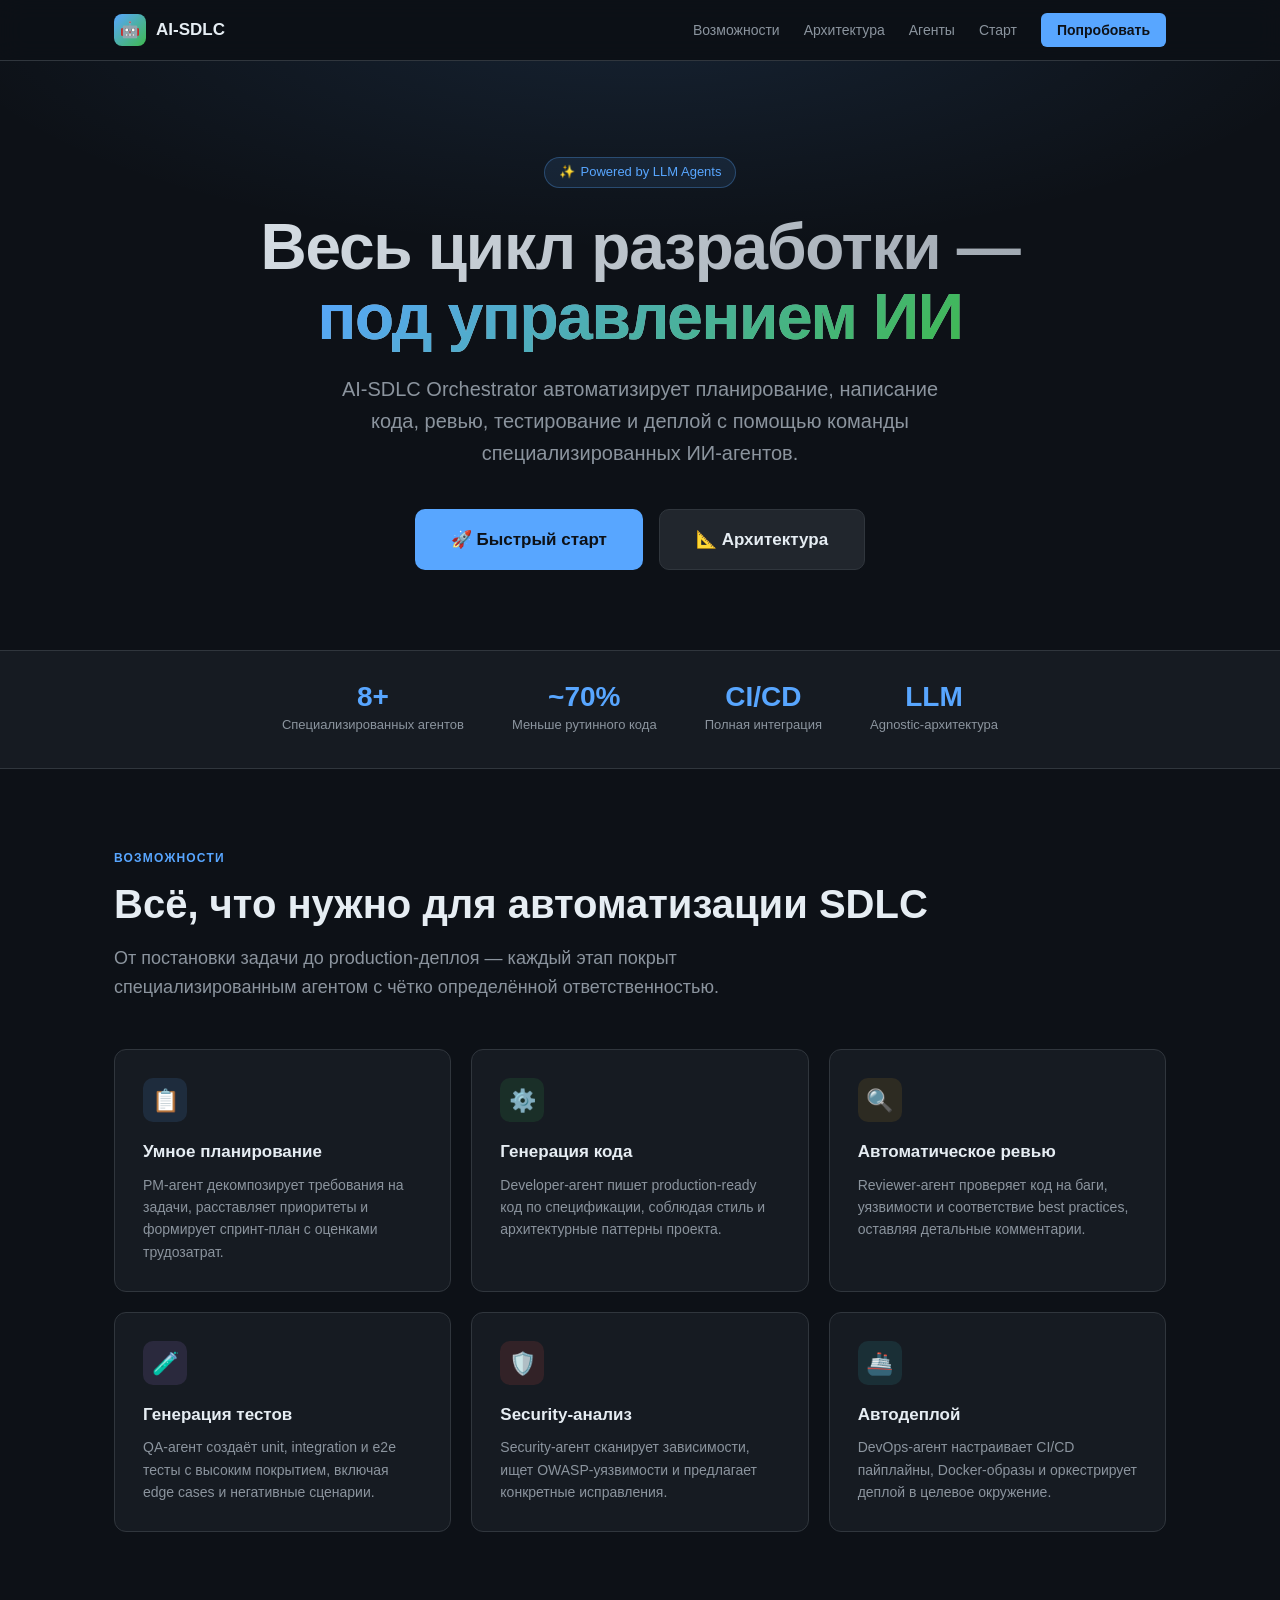
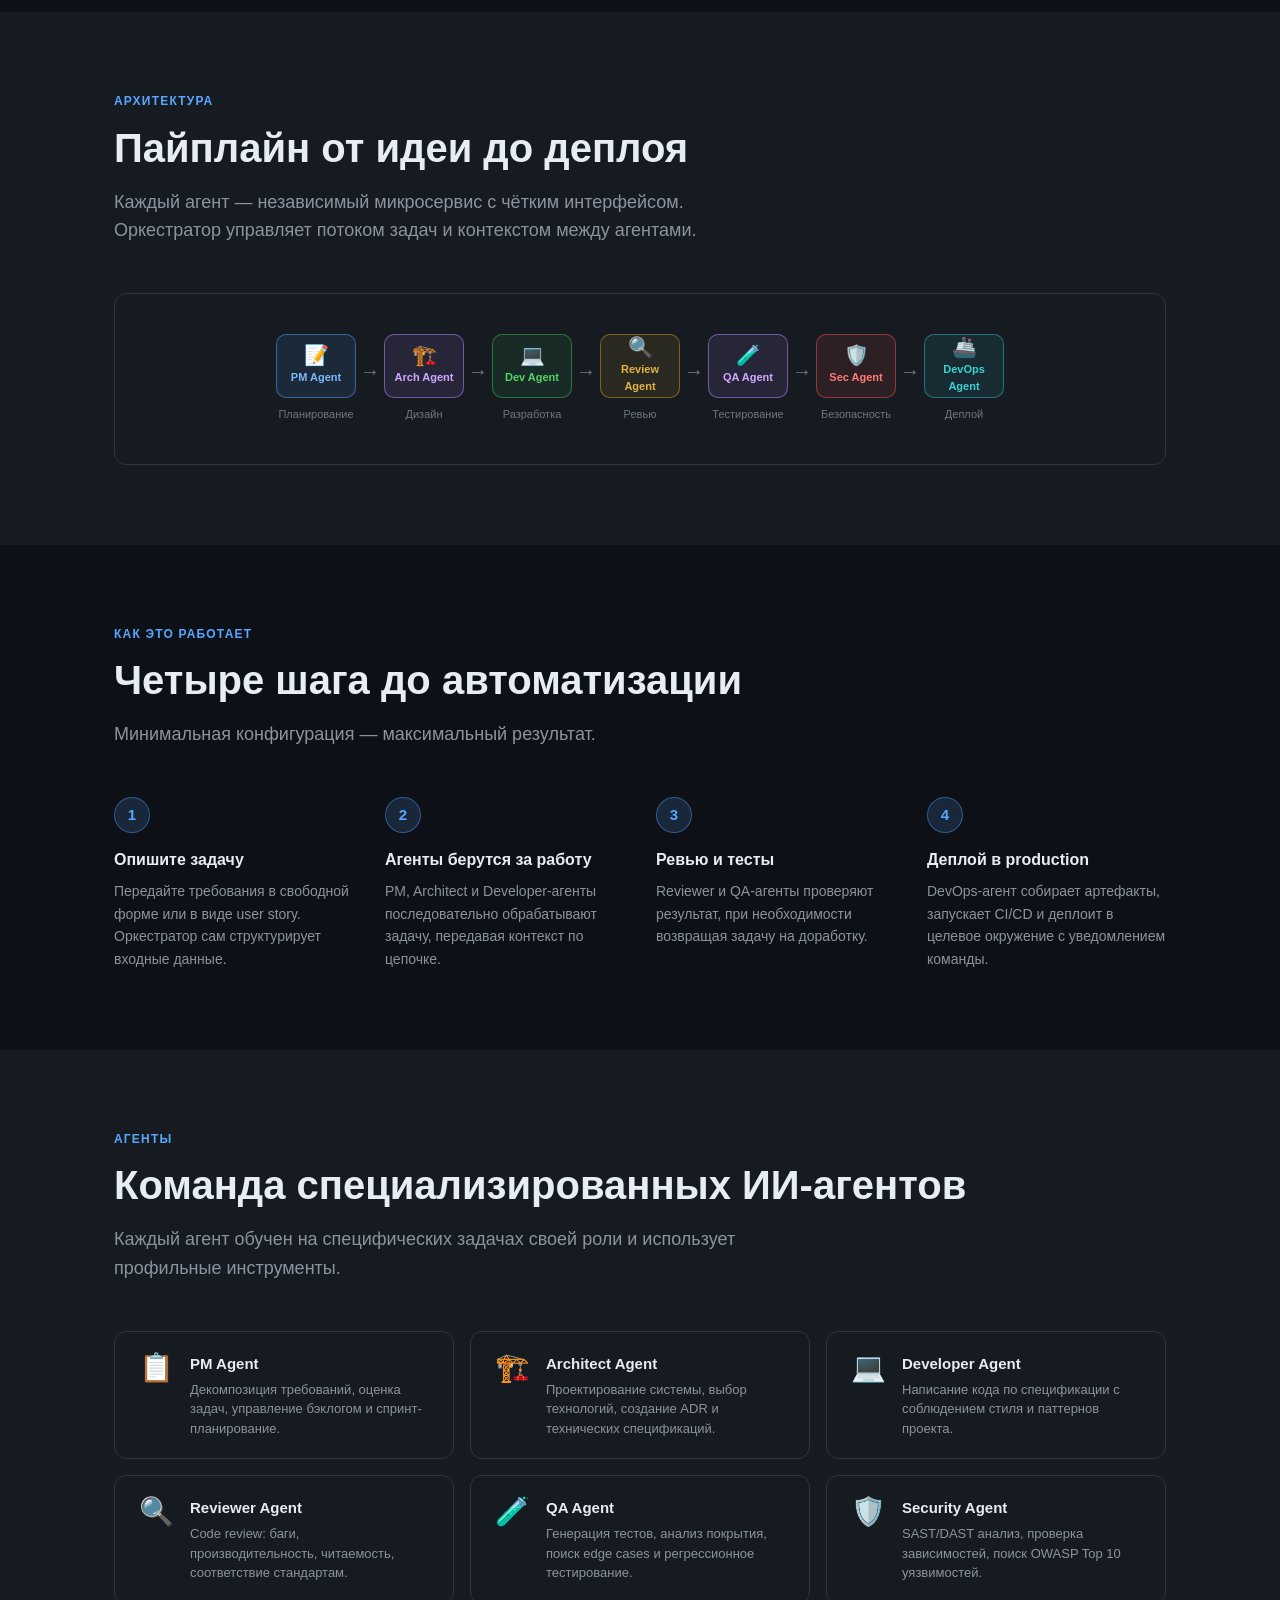
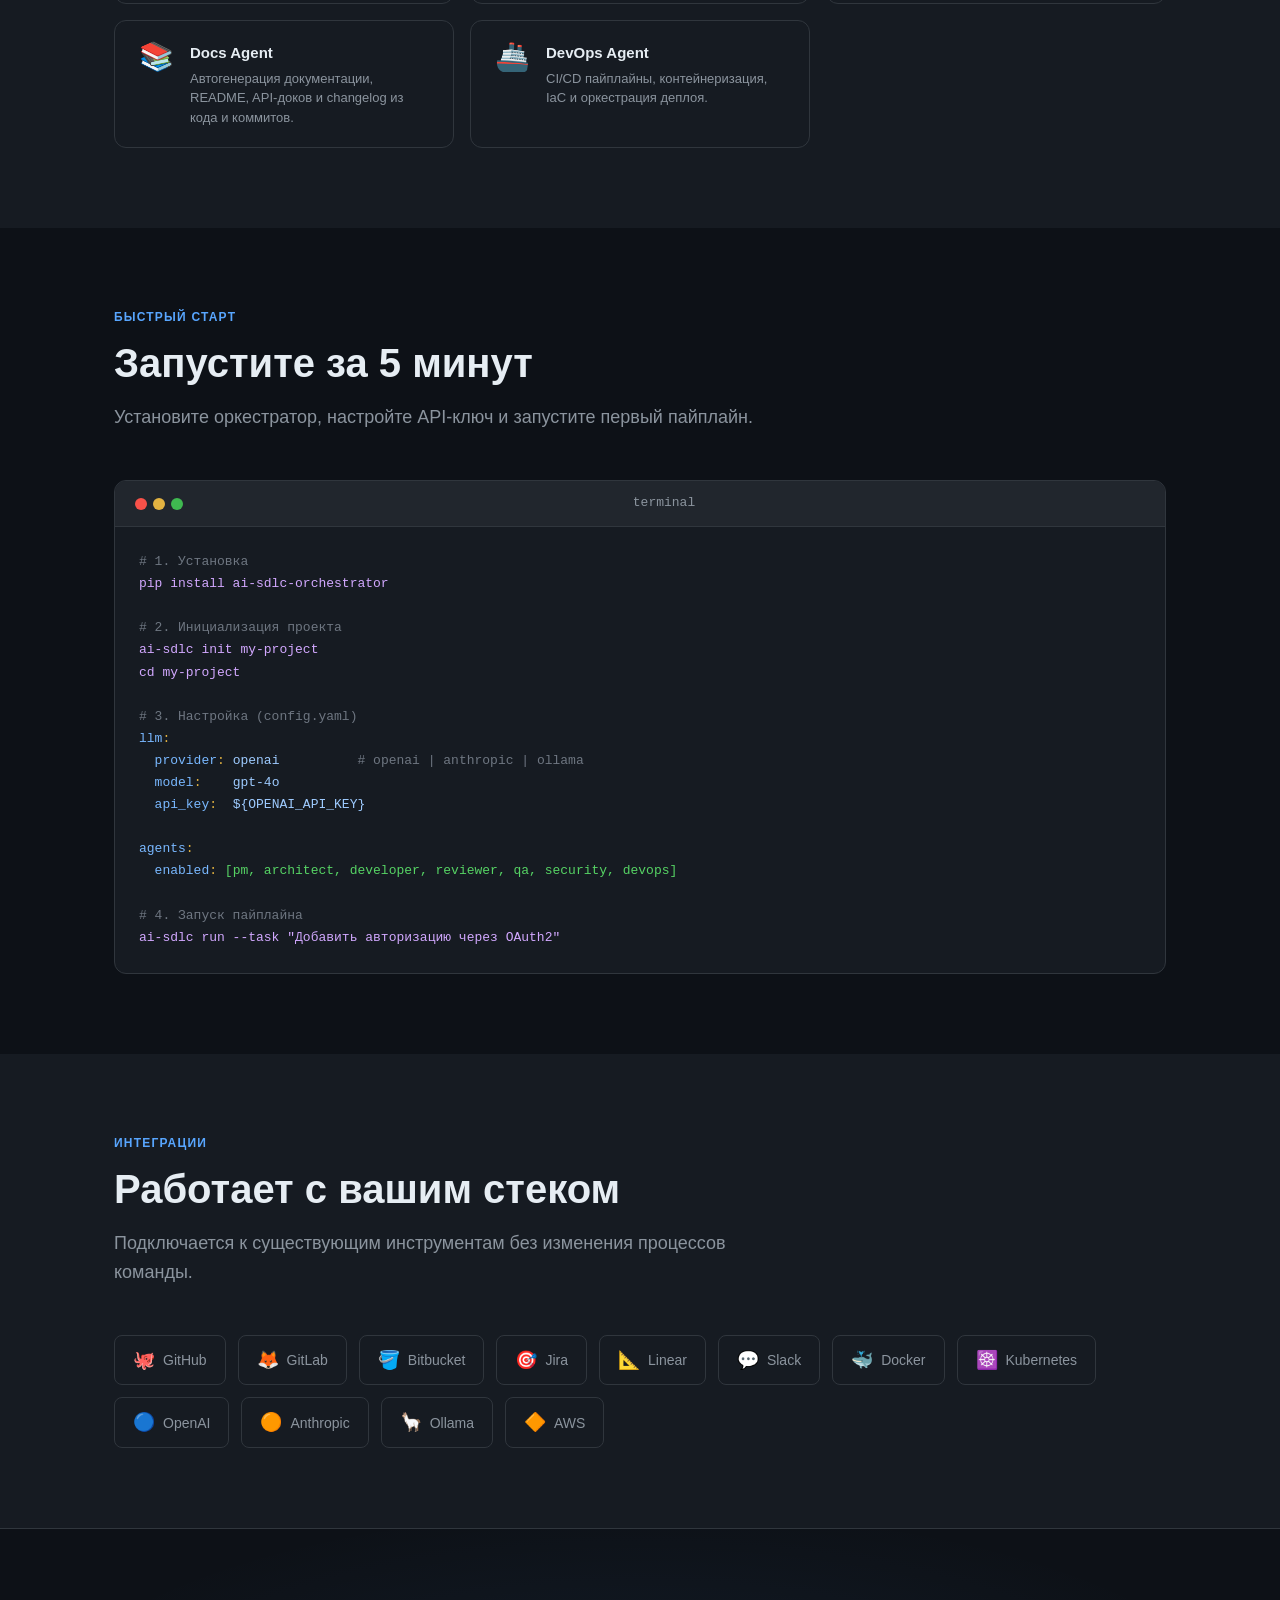
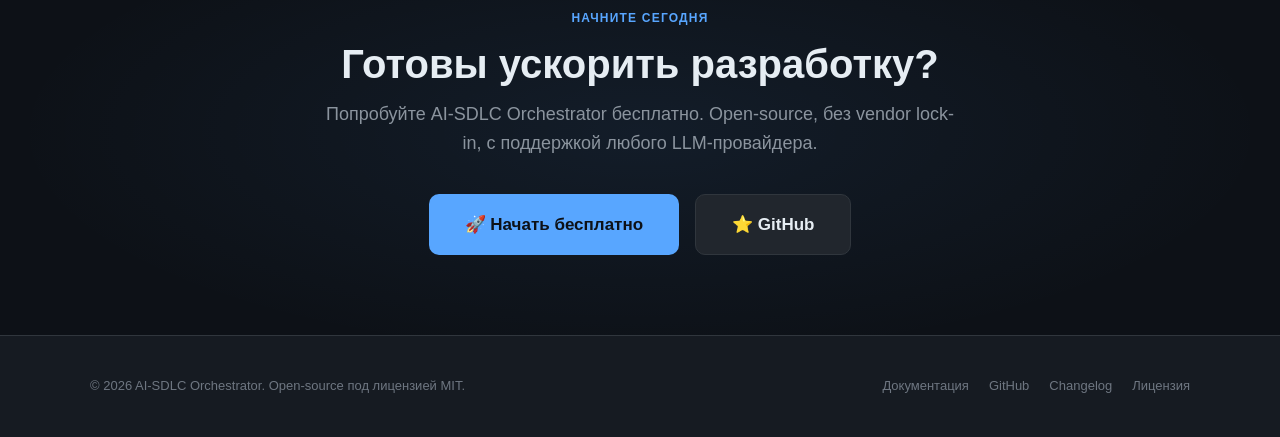
<file: landing/index.html>
<!DOCTYPE html>
<html lang="ru">
<head>
  <meta charset="UTF-8" />
  <meta name="viewport" content="width=device-width, initial-scale=1.0" />
  <title>AI-SDLC Orchestrator — Автоматизация разработки с ИИ</title>
  <style>
    /* ── Design tokens ── */
    :root {
      --color-bg: #0d1117;
      --color-surface: #161b22;
      --color-surface-2: #21262d;
      --color-border: #30363d;
      --color-accent: #58a6ff;
      --color-accent-hover: #79b8ff;
      --color-accent-2: #3fb950;
      --color-text: #e6edf3;
      --color-text-muted: #8b949e;
      --color-text-subtle: #6e7681;
      --color-danger: #f85149;
      --color-warning: #d29922;
      --font-sans: -apple-system, BlinkMacSystemFont, "Segoe UI", Helvetica, Arial, sans-serif;
      --font-mono: "SFMono-Regular", Consolas, "Liberation Mono", Menlo, monospace;
      --radius: 8px;
      --radius-lg: 12px;
      --shadow: 0 1px 3px rgba(0,0,0,0.4), 0 4px 16px rgba(0,0,0,0.3);
      --max-w: 1100px;
      --section-pad: 80px 24px;
    }

    /* ── Reset ── */
    *, *::before, *::after { box-sizing: border-box; margin: 0; padding: 0; }
    html { scroll-behavior: smooth; }
    body {
      background: var(--color-bg);
      color: var(--color-text);
      font-family: var(--font-sans);
      font-size: 16px;
      line-height: 1.6;
      -webkit-font-smoothing: antialiased;
    }
    a { color: var(--color-accent); text-decoration: none; }
    a:hover { color: var(--color-accent-hover); text-decoration: underline; }
    img { max-width: 100%; display: block; }

    /* ── Layout helpers ── */
    .container { max-width: var(--max-w); margin: 0 auto; padding: 0 24px; }
    .section { padding: var(--section-pad); }
    .section--alt { background: var(--color-surface); }

    /* ── Typography ── */
    .section-label {
      font-size: 12px;
      font-weight: 600;
      letter-spacing: 0.1em;
      text-transform: uppercase;
      color: var(--color-accent);
      margin-bottom: 12px;
    }
    .section-title {
      font-size: clamp(24px, 4vw, 40px);
      font-weight: 700;
      line-height: 1.2;
      color: var(--color-text);
      margin-bottom: 16px;
    }
    .section-subtitle {
      font-size: 18px;
      color: var(--color-text-muted);
      max-width: 640px;
      margin-bottom: 48px;
    }

    /* ── Header / Nav ── */
    .header {
      position: sticky;
      top: 0;
      z-index: 100;
      background: rgba(13, 17, 23, 0.92);
      backdrop-filter: blur(12px);
      border-bottom: 1px solid var(--color-border);
    }
    .header__inner {
      display: flex;
      align-items: center;
      justify-content: space-between;
      height: 60px;
      max-width: var(--max-w);
      margin: 0 auto;
      padding: 0 24px;
    }
    .logo {
      display: flex;
      align-items: center;
      gap: 10px;
      font-weight: 700;
      font-size: 17px;
      color: var(--color-text);
      text-decoration: none;
    }
    .logo:hover { text-decoration: none; color: var(--color-text); }
    .logo__icon {
      width: 32px;
      height: 32px;
      background: linear-gradient(135deg, #58a6ff 0%, #3fb950 100%);
      border-radius: 8px;
      display: flex;
      align-items: center;
      justify-content: center;
      font-size: 16px;
      flex-shrink: 0;
    }
    .nav { display: flex; gap: 24px; align-items: center; }
    .nav a {
      font-size: 14px;
      color: var(--color-text-muted);
      transition: color 0.15s;
    }
    .nav a:hover { color: var(--color-text); text-decoration: none; }
    .nav__cta {
      background: var(--color-accent);
      color: #0d1117 !important;
      padding: 6px 16px;
      border-radius: 6px;
      font-weight: 600;
      transition: background 0.15s !important;
    }
    .nav__cta:hover { background: var(--color-accent-hover) !important; }

    /* ── Hero ── */
    .hero {
      padding: 96px 24px 80px;
      text-align: center;
      background: radial-gradient(ellipse 80% 60% at 50% -10%, rgba(88,166,255,0.12) 0%, transparent 70%);
    }
    .hero__badge {
      display: inline-flex;
      align-items: center;
      gap: 6px;
      background: rgba(88,166,255,0.1);
      border: 1px solid rgba(88,166,255,0.3);
      border-radius: 20px;
      padding: 4px 14px;
      font-size: 13px;
      color: var(--color-accent);
      margin-bottom: 24px;
    }
    .hero__title {
      font-size: clamp(32px, 6vw, 64px);
      font-weight: 800;
      line-height: 1.1;
      letter-spacing: -0.02em;
      margin-bottom: 20px;
      background: linear-gradient(135deg, #e6edf3 0%, #8b949e 100%);
      -webkit-background-clip: text;
      -webkit-text-fill-color: transparent;
      background-clip: text;
    }
    .hero__title span {
      background: linear-gradient(135deg, #58a6ff 0%, #3fb950 100%);
      -webkit-background-clip: text;
      -webkit-text-fill-color: transparent;
      background-clip: text;
    }
    .hero__sub {
      font-size: clamp(16px, 2.5vw, 20px);
      color: var(--color-text-muted);
      max-width: 600px;
      margin: 0 auto 40px;
    }
    .hero__actions {
      display: flex;
      gap: 16px;
      justify-content: center;
      flex-wrap: wrap;
    }
    .btn {
      display: inline-flex;
      align-items: center;
      gap: 8px;
      padding: 12px 28px;
      border-radius: var(--radius);
      font-size: 15px;
      font-weight: 600;
      cursor: pointer;
      transition: all 0.15s;
      text-decoration: none;
      border: none;
    }
    .btn--primary {
      background: var(--color-accent);
      color: #0d1117;
    }
    .btn--primary:hover {
      background: var(--color-accent-hover);
      color: #0d1117;
      text-decoration: none;
      transform: translateY(-1px);
      box-shadow: 0 4px 16px rgba(88,166,255,0.3);
    }
    .btn--secondary {
      background: var(--color-surface-2);
      color: var(--color-text);
      border: 1px solid var(--color-border);
    }
    .btn--secondary:hover {
      background: var(--color-border);
      color: var(--color-text);
      text-decoration: none;
      transform: translateY(-1px);
    }
    .btn--lg { padding: 16px 36px; font-size: 17px; border-radius: 10px; }

    /* ── Stats bar ── */
    .stats {
      display: flex;
      justify-content: center;
      gap: 48px;
      flex-wrap: wrap;
      padding: 32px 24px;
      border-top: 1px solid var(--color-border);
      border-bottom: 1px solid var(--color-border);
      background: var(--color-surface);
    }
    .stat { text-align: center; }
    .stat__value {
      font-size: 28px;
      font-weight: 700;
      color: var(--color-accent);
      line-height: 1;
    }
    .stat__label {
      font-size: 13px;
      color: var(--color-text-muted);
      margin-top: 4px;
    }

    /* ── Features grid ── */
    .features-grid {
      display: grid;
      grid-template-columns: repeat(auto-fit, minmax(300px, 1fr));
      gap: 20px;
      margin-top: 8px;
    }
    .feature-card {
      background: var(--color-surface);
      border: 1px solid var(--color-border);
      border-radius: var(--radius-lg);
      padding: 28px;
      transition: border-color 0.2s, transform 0.2s;
    }
    .feature-card:hover {
      border-color: var(--color-accent);
      transform: translateY(-2px);
    }
    .feature-card__icon {
      width: 44px;
      height: 44px;
      border-radius: 10px;
      display: flex;
      align-items: center;
      justify-content: center;
      font-size: 22px;
      margin-bottom: 16px;
    }
    .feature-card__title {
      font-size: 17px;
      font-weight: 600;
      margin-bottom: 8px;
      color: var(--color-text);
    }
    .feature-card__desc {
      font-size: 14px;
      color: var(--color-text-muted);
      line-height: 1.6;
    }

    /* ── Architecture diagram ── */
    .diagram-wrapper {
      background: var(--color-surface);
      border: 1px solid var(--color-border);
      border-radius: var(--radius-lg);
      padding: 40px 32px;
      overflow-x: auto;
    }
    .pipeline {
      display: flex;
      align-items: center;
      gap: 0;
      min-width: 700px;
      flex-wrap: nowrap;
      justify-content: center;
    }
    .pipeline-stage {
      display: flex;
      flex-direction: column;
      align-items: center;
      gap: 8px;
      flex-shrink: 0;
    }
    .pipeline-node {
      width: 80px;
      height: 64px;
      border-radius: 10px;
      display: flex;
      flex-direction: column;
      align-items: center;
      justify-content: center;
      gap: 4px;
      font-size: 11px;
      font-weight: 600;
      text-align: center;
      border: 1.5px solid;
      transition: transform 0.15s;
      cursor: default;
      padding: 4px;
    }
    .pipeline-node:hover { transform: scale(1.06); }
    .pipeline-node .node-icon { font-size: 20px; line-height: 1; }
    .pipeline-node--blue {
      background: rgba(88,166,255,0.1);
      border-color: rgba(88,166,255,0.5);
      color: #79b8ff;
    }
    .pipeline-node--green {
      background: rgba(63,185,80,0.1);
      border-color: rgba(63,185,80,0.5);
      color: #56d364;
    }
    .pipeline-node--yellow {
      background: rgba(210,153,34,0.1);
      border-color: rgba(210,153,34,0.5);
      color: #e3b341;
    }
    .pipeline-node--purple {
      background: rgba(188,140,255,0.1);
      border-color: rgba(188,140,255,0.5);
      color: #d2a8ff;
    }
    .pipeline-node--red {
      background: rgba(248,81,73,0.1);
      border-color: rgba(248,81,73,0.5);
      color: #ff7b72;
    }
    .pipeline-node--teal {
      background: rgba(56,189,193,0.1);
      border-color: rgba(56,189,193,0.5);
      color: #39d3d3;
    }
    .pipeline-arrow {
      font-size: 20px;
      color: var(--color-text-subtle);
      flex-shrink: 0;
      margin: 0 4px;
      padding-bottom: 16px;
    }
    .pipeline-label {
      font-size: 11px;
      color: var(--color-text-subtle);
      text-align: center;
      max-width: 80px;
    }

    /* ── How it works steps ── */
    .steps {
      display: grid;
      grid-template-columns: repeat(auto-fit, minmax(220px, 1fr));
      gap: 32px;
      counter-reset: steps;
    }
    .step {
      position: relative;
      padding-left: 0;
    }
    .step__num {
      width: 36px;
      height: 36px;
      border-radius: 50%;
      background: rgba(88,166,255,0.15);
      border: 1.5px solid rgba(88,166,255,0.4);
      color: var(--color-accent);
      font-weight: 700;
      font-size: 15px;
      display: flex;
      align-items: center;
      justify-content: center;
      margin-bottom: 14px;
    }
    .step__title {
      font-size: 16px;
      font-weight: 600;
      margin-bottom: 8px;
      color: var(--color-text);
    }
    .step__desc {
      font-size: 14px;
      color: var(--color-text-muted);
      line-height: 1.6;
    }

    /* ── Code block ── */
    .code-block {
      background: var(--color-surface);
      border: 1px solid var(--color-border);
      border-radius: var(--radius-lg);
      overflow: hidden;
    }
    .code-block__header {
      display: flex;
      align-items: center;
      justify-content: space-between;
      padding: 12px 20px;
      border-bottom: 1px solid var(--color-border);
      background: var(--color-surface-2);
    }
    .code-block__dots {
      display: flex;
      gap: 6px;
    }
    .code-block__dot {
      width: 12px;
      height: 12px;
      border-radius: 50%;
    }
    .code-block__title {
      font-size: 13px;
      color: var(--color-text-muted);
      font-family: var(--font-mono);
    }
    .code-block__body {
      padding: 24px;
      font-family: var(--font-mono);
      font-size: 13px;
      line-height: 1.7;
      overflow-x: auto;
    }
    .code-block__body pre { margin: 0; }
    .tok-comment { color: #6e7681; }
    .tok-key { color: #79b8ff; }
    .tok-str { color: #9ecbff; }
    .tok-val { color: #56d364; }
    .tok-sym { color: #e3b341; }
    .tok-cmd { color: #d2a8ff; }

    /* ── Agents table ── */
    .agents-grid {
      display: grid;
      grid-template-columns: repeat(auto-fit, minmax(260px, 1fr));
      gap: 16px;
    }
    .agent-card {
      background: var(--color-surface);
      border: 1px solid var(--color-border);
      border-radius: var(--radius-lg);
      padding: 20px 24px;
      display: flex;
      gap: 16px;
      align-items: flex-start;
      transition: border-color 0.2s;
    }
    .agent-card:hover { border-color: var(--color-accent); }
    .agent-card__icon {
      font-size: 28px;
      flex-shrink: 0;
      line-height: 1;
      margin-top: 2px;
    }
    .agent-card__name {
      font-size: 15px;
      font-weight: 600;
      color: var(--color-text);
      margin-bottom: 4px;
    }
    .agent-card__role {
      font-size: 13px;
      color: var(--color-text-muted);
      line-height: 1.5;
    }

    /* ── Integrations ── */
    .integrations-grid {
      display: flex;
      flex-wrap: wrap;
      gap: 12px;
      margin-top: 8px;
    }
    .integration-badge {
      display: flex;
      align-items: center;
      gap: 8px;
      background: var(--color-surface);
      border: 1px solid var(--color-border);
      border-radius: 8px;
      padding: 10px 18px;
      font-size: 14px;
      font-weight: 500;
      color: var(--color-text-muted);
      transition: border-color 0.2s, color 0.2s;
    }
    .integration-badge:hover {
      border-color: var(--color-accent);
      color: var(--color-text);
    }
    .integration-badge .badge-icon { font-size: 18px; }

    /* ── CTA section ── */
    .cta-section {
      text-align: center;
      padding: var(--section-pad);
      background: radial-gradient(ellipse 70% 80% at 50% 50%, rgba(88,166,255,0.08) 0%, transparent 70%);
      border-top: 1px solid var(--color-border);
    }
    .cta-section .section-title { margin-bottom: 12px; }
    .cta-section .section-subtitle { margin: 0 auto 36px; }

    /* ── Footer ── */
    .footer {
      background: var(--color-surface);
      border-top: 1px solid var(--color-border);
      padding: 40px 24px;
    }
    .footer__inner {
      max-width: var(--max-w);
      margin: 0 auto;
      display: flex;
      align-items: center;
      justify-content: space-between;
      flex-wrap: wrap;
      gap: 16px;
    }
    .footer__copy {
      font-size: 13px;
      color: var(--color-text-subtle);
    }
    .footer__links {
      display: flex;
      gap: 20px;
    }
    .footer__links a {
      font-size: 13px;
      color: var(--color-text-subtle);
    }
    .footer__links a:hover { color: var(--color-text-muted); }

    /* ── Responsive ── */
    @media (max-width: 640px) {
      .nav a:not(.nav__cta) { display: none; }
      .stats { gap: 28px; }
      .pipeline { min-width: 560px; }
      .footer__inner { flex-direction: column; align-items: flex-start; }
    }
  </style>
</head>
<body>

<!-- ══════════════════════════════════════════
     HEADER
══════════════════════════════════════════ -->
<header class="header">
  <div class="header__inner">
    <a href="#" class="logo">
      <div class="logo__icon">🤖</div>
      AI-SDLC
    </a>
    <nav class="nav">
      <a href="#features">Возможности</a>
      <a href="#architecture">Архитектура</a>
      <a href="#agents">Агенты</a>
      <a href="#quickstart">Старт</a>
      <a href="#quickstart" class="nav__cta">Попробовать</a>
    </nav>
  </div>
</header>

<!-- ══════════════════════════════════════════
     HERO
══════════════════════════════════════════ -->
<section class="hero">
  <div class="hero__badge">
    <span>✨</span> Powered by LLM Agents
  </div>
  <h1 class="hero__title">
    Весь цикл разработки —<br>
    <span>под управлением ИИ</span>
  </h1>
  <p class="hero__sub">
    AI-SDLC Orchestrator автоматизирует планирование, написание кода, ревью,
    тестирование и деплой с помощью команды специализированных ИИ-агентов.
  </p>
  <div class="hero__actions">
    <a href="#quickstart" class="btn btn--primary btn--lg">
      🚀 Быстрый старт
    </a>
    <a href="#architecture" class="btn btn--secondary btn--lg">
      📐 Архитектура
    </a>
  </div>
</section>

<!-- ══════════════════════════════════════════
     STATS
══════════════════════════════════════════ -->
<div class="stats">
  <div class="stat">
    <div class="stat__value">8+</div>
    <div class="stat__label">Специализированных агентов</div>
  </div>
  <div class="stat">
    <div class="stat__value">~70%</div>
    <div class="stat__label">Меньше рутинного кода</div>
  </div>
  <div class="stat">
    <div class="stat__value">CI/CD</div>
    <div class="stat__label">Полная интеграция</div>
  </div>
  <div class="stat">
    <div class="stat__value">LLM</div>
    <div class="stat__label">Agnostic-архитектура</div>
  </div>
</div>

<!-- ══════════════════════════════════════════
     FEATURES
══════════════════════════════════════════ -->
<section class="section" id="features">
  <div class="container">
    <div class="section-label">Возможности</div>
    <h2 class="section-title">Всё, что нужно для автоматизации SDLC</h2>
    <p class="section-subtitle">
      От постановки задачи до production-деплоя — каждый этап покрыт
      специализированным агентом с чётко определённой ответственностью.
    </p>
    <div class="features-grid">

      <div class="feature-card">
        <div class="feature-card__icon" style="background:rgba(88,166,255,0.12)">📋</div>
        <div class="feature-card__title">Умное планирование</div>
        <div class="feature-card__desc">
          PM-агент декомпозирует требования на задачи, расставляет приоритеты
          и формирует спринт-план с оценками трудозатрат.
        </div>
      </div>

      <div class="feature-card">
        <div class="feature-card__icon" style="background:rgba(63,185,80,0.12)">⚙️</div>
        <div class="feature-card__title">Генерация кода</div>
        <div class="feature-card__desc">
          Developer-агент пишет production-ready код по спецификации,
          соблюдая стиль и архитектурные паттерны проекта.
        </div>
      </div>

      <div class="feature-card">
        <div class="feature-card__icon" style="background:rgba(210,153,34,0.12)">🔍</div>
        <div class="feature-card__title">Автоматическое ревью</div>
        <div class="feature-card__desc">
          Reviewer-агент проверяет код на баги, уязвимости и соответствие
          best practices, оставляя детальные комментарии.
        </div>
      </div>

      <div class="feature-card">
        <div class="feature-card__icon" style="background:rgba(188,140,255,0.12)">🧪</div>
        <div class="feature-card__title">Генерация тестов</div>
        <div class="feature-card__desc">
          QA-агент создаёт unit, integration и e2e тесты с высоким покрытием,
          включая edge cases и негативные сценарии.
        </div>
      </div>

      <div class="feature-card">
        <div class="feature-card__icon" style="background:rgba(248,81,73,0.12)">🛡️</div>
        <div class="feature-card__title">Security-анализ</div>
        <div class="feature-card__desc">
          Security-агент сканирует зависимости, ищет OWASP-уязвимости
          и предлагает конкретные исправления.
        </div>
      </div>

      <div class="feature-card">
        <div class="feature-card__icon" style="background:rgba(56,189,193,0.12)">🚢</div>
        <div class="feature-card__title">Автодеплой</div>
        <div class="feature-card__desc">
          DevOps-агент настраивает CI/CD пайплайны, Docker-образы
          и оркестрирует деплой в целевое окружение.
        </div>
      </div>

    </div>
  </div>
</section>

<!-- ══════════════════════════════════════════
     ARCHITECTURE
══════════════════════════════════════════ -->
<section class="section section--alt" id="architecture">
  <div class="container">
    <div class="section-label">Архитектура</div>
    <h2 class="section-title">Пайплайн от идеи до деплоя</h2>
    <p class="section-subtitle">
      Каждый агент — независимый микросервис с чётким интерфейсом.
      Оркестратор управляет потоком задач и контекстом между агентами.
    </p>
    <div class="diagram-wrapper">
      <div class="pipeline">

        <div class="pipeline-stage">
          <div class="pipeline-node pipeline-node--blue">
            <span class="node-icon">📝</span>
            PM Agent
          </div>
          <div class="pipeline-label">Планирование</div>
        </div>

        <div class="pipeline-arrow">→</div>

        <div class="pipeline-stage">
          <div class="pipeline-node pipeline-node--purple">
            <span class="node-icon">🏗️</span>
            Arch Agent
          </div>
          <div class="pipeline-label">Дизайн</div>
        </div>

        <div class="pipeline-arrow">→</div>

        <div class="pipeline-stage">
          <div class="pipeline-node pipeline-node--green">
            <span class="node-icon">💻</span>
            Dev Agent
          </div>
          <div class="pipeline-label">Разработка</div>
        </div>

        <div class="pipeline-arrow">→</div>

        <div class="pipeline-stage">
          <div class="pipeline-node pipeline-node--yellow">
            <span class="node-icon">🔍</span>
            Review Agent
          </div>
          <div class="pipeline-label">Ревью</div>
        </div>

        <div class="pipeline-arrow">→</div>

        <div class="pipeline-stage">
          <div class="pipeline-node pipeline-node--purple">
            <span class="node-icon">🧪</span>
            QA Agent
          </div>
          <div class="pipeline-label">Тестирование</div>
        </div>

        <div class="pipeline-arrow">→</div>

        <div class="pipeline-stage">
          <div class="pipeline-node pipeline-node--red">
            <span class="node-icon">🛡️</span>
            Sec Agent
          </div>
          <div class="pipeline-label">Безопасность</div>
        </div>

        <div class="pipeline-arrow">→</div>

        <div class="pipeline-stage">
          <div class="pipeline-node pipeline-node--teal">
            <span class="node-icon">🚢</span>
            DevOps Agent
          </div>
          <div class="pipeline-label">Деплой</div>
        </div>

      </div>
    </div>
  </div>
</section>

<!-- ══════════════════════════════════════════
     HOW IT WORKS
══════════════════════════════════════════ -->
<section class="section" id="how">
  <div class="container">
    <div class="section-label">Как это работает</div>
    <h2 class="section-title">Четыре шага до автоматизации</h2>
    <p class="section-subtitle">
      Минимальная конфигурация — максимальный результат.
    </p>
    <div class="steps">
      <div class="step">
        <div class="step__num">1</div>
        <div class="step__title">Опишите задачу</div>
        <div class="step__desc">
          Передайте требования в свободной форме или в виде user story.
          Оркестратор сам структурирует входные данные.
        </div>
      </div>
      <div class="step">
        <div class="step__num">2</div>
        <div class="step__title">Агенты берутся за работу</div>
        <div class="step__desc">
          PM, Architect и Developer-агенты последовательно обрабатывают задачу,
          передавая контекст по цепочке.
        </div>
      </div>
      <div class="step">
        <div class="step__num">3</div>
        <div class="step__title">Ревью и тесты</div>
        <div class="step__desc">
          Reviewer и QA-агенты проверяют результат, при необходимости
          возвращая задачу на доработку.
        </div>
      </div>
      <div class="step">
        <div class="step__num">4</div>
        <div class="step__title">Деплой в production</div>
        <div class="step__desc">
          DevOps-агент собирает артефакты, запускает CI/CD и деплоит
          в целевое окружение с уведомлением команды.
        </div>
      </div>
    </div>
  </div>
</section>

<!-- ══════════════════════════════════════════
     AGENTS
══════════════════════════════════════════ -->
<section class="section section--alt" id="agents">
  <div class="container">
    <div class="section-label">Агенты</div>
    <h2 class="section-title">Команда специализированных ИИ-агентов</h2>
    <p class="section-subtitle">
      Каждый агент обучен на специфических задачах своей роли
      и использует профильные инструменты.
    </p>
    <div class="agents-grid">

      <div class="agent-card">
        <div class="agent-card__icon">📋</div>
        <div>
          <div class="agent-card__name">PM Agent</div>
          <div class="agent-card__role">Декомпозиция требований, оценка задач, управление бэклогом и спринт-планирование.</div>
        </div>
      </div>

      <div class="agent-card">
        <div class="agent-card__icon">🏗️</div>
        <div>
          <div class="agent-card__name">Architect Agent</div>
          <div class="agent-card__role">Проектирование системы, выбор технологий, создание ADR и технических спецификаций.</div>
        </div>
      </div>

      <div class="agent-card">
        <div class="agent-card__icon">💻</div>
        <div>
          <div class="agent-card__name">Developer Agent</div>
          <div class="agent-card__role">Написание кода по спецификации с соблюдением стиля и паттернов проекта.</div>
        </div>
      </div>

      <div class="agent-card">
        <div class="agent-card__icon">🔍</div>
        <div>
          <div class="agent-card__name">Reviewer Agent</div>
          <div class="agent-card__role">Code review: баги, производительность, читаемость, соответствие стандартам.</div>
        </div>
      </div>

      <div class="agent-card">
        <div class="agent-card__icon">🧪</div>
        <div>
          <div class="agent-card__name">QA Agent</div>
          <div class="agent-card__role">Генерация тестов, анализ покрытия, поиск edge cases и регрессионное тестирование.</div>
        </div>
      </div>

      <div class="agent-card">
        <div class="agent-card__icon">🛡️</div>
        <div>
          <div class="agent-card__name">Security Agent</div>
          <div class="agent-card__role">SAST/DAST анализ, проверка зависимостей, поиск OWASP Top 10 уязвимостей.</div>
        </div>
      </div>

      <div class="agent-card">
        <div class="agent-card__icon">📚</div>
        <div>
          <div class="agent-card__name">Docs Agent</div>
          <div class="agent-card__role">Автогенерация документации, README, API-доков и changelog из кода и коммитов.</div>
        </div>
      </div>

      <div class="agent-card">
        <div class="agent-card__icon">🚢</div>
        <div>
          <div class="agent-card__name">DevOps Agent</div>
          <div class="agent-card__role">CI/CD пайплайны, контейнеризация, IaC и оркестрация деплоя.</div>
        </div>
      </div>

    </div>
  </div>
</section>

<!-- ══════════════════════════════════════════
     QUICK START
══════════════════════════════════════════ -->
<section class="section" id="quickstart">
  <div class="container">
    <div class="section-label">Быстрый старт</div>
    <h2 class="section-title">Запустите за 5 минут</h2>
    <p class="section-subtitle">
      Установите оркестратор, настройте API-ключ и запустите первый пайплайн.
    </p>
    <div class="code-block">
      <div class="code-block__header">
        <div class="code-block__dots">
          <div class="code-block__dot" style="background:#f85149"></div>
          <div class="code-block__dot" style="background:#e3b341"></div>
          <div class="code-block__dot" style="background:#3fb950"></div>
        </div>
        <div class="code-block__title">terminal</div>
        <div></div>
      </div>
      <div class="code-block__body">
        <pre><span class="tok-comment"># 1. Установка</span>
<span class="tok-cmd">pip install ai-sdlc-orchestrator</span>

<span class="tok-comment"># 2. Инициализация проекта</span>
<span class="tok-cmd">ai-sdlc init my-project</span>
<span class="tok-cmd">cd my-project</span>

<span class="tok-comment"># 3. Настройка (config.yaml)</span>
<span class="tok-key">llm</span><span class="tok-sym">:</span>
  <span class="tok-key">provider</span><span class="tok-sym">:</span> <span class="tok-str">openai</span>          <span class="tok-comment"># openai | anthropic | ollama</span>
  <span class="tok-key">model</span><span class="tok-sym">:</span>    <span class="tok-str">gpt-4o</span>
  <span class="tok-key">api_key</span><span class="tok-sym">:</span>  <span class="tok-str">${OPENAI_API_KEY}</span>

<span class="tok-key">agents</span><span class="tok-sym">:</span>
  <span class="tok-key">enabled</span><span class="tok-sym">:</span> <span class="tok-val">[pm, architect, developer, reviewer, qa, security, devops]</span>

<span class="tok-comment"># 4. Запуск пайплайна</span>
<span class="tok-cmd">ai-sdlc run --task "Добавить авторизацию через OAuth2"</span></pre>
      </div>
    </div>
  </div>
</section>

<!-- ══════════════════════════════════════════
     INTEGRATIONS
══════════════════════════════════════════ -->
<section class="section section--alt" id="integrations">
  <div class="container">
    <div class="section-label">Интеграции</div>
    <h2 class="section-title">Работает с вашим стеком</h2>
    <p class="section-subtitle">
      Подключается к существующим инструментам без изменения процессов команды.
    </p>
    <div class="integrations-grid">
      <div class="integration-badge"><span class="badge-icon">🐙</span> GitHub</div>
      <div class="integration-badge"><span class="badge-icon">🦊</span> GitLab</div>
      <div class="integration-badge"><span class="badge-icon">🪣</span> Bitbucket</div>
      <div class="integration-badge"><span class="badge-icon">🎯</span> Jira</div>
      <div class="integration-badge"><span class="badge-icon">📐</span> Linear</div>
      <div class="integration-badge"><span class="badge-icon">💬</span> Slack</div>
      <div class="integration-badge"><span class="badge-icon">🐳</span> Docker</div>
      <div class="integration-badge"><span class="badge-icon">☸️</span> Kubernetes</div>
      <div class="integration-badge"><span class="badge-icon">🔵</span> OpenAI</div>
      <div class="integration-badge"><span class="badge-icon">🟠</span> Anthropic</div>
      <div class="integration-badge"><span class="badge-icon">🦙</span> Ollama</div>
      <div class="integration-badge"><span class="badge-icon">🔶</span> AWS</div>
    </div>
  </div>
</section>

<!-- ══════════════════════════════════════════
     CTA
══════════════════════════════════════════ -->
<section class="cta-section">
  <div class="container">
    <div class="section-label">Начните сегодня</div>
    <h2 class="section-title">Готовы ускорить разработку?</h2>
    <p class="section-subtitle">
      Попробуйте AI-SDLC Orchestrator бесплатно. Open-source,
      без vendor lock-in, с поддержкой любого LLM-провайдера.
    </p>
    <div class="hero__actions">
      <a href="#quickstart" class="btn btn--primary btn--lg">
        🚀 Начать бесплатно
      </a>
      <a href="https://github.com" class="btn btn--secondary btn--lg">
        ⭐ GitHub
      </a>
    </div>
  </div>
</section>

<!-- ══════════════════════════════════════════
     FOOTER
══════════════════════════════════════════ -->
<footer class="footer">
  <div class="footer__inner">
    <div class="footer__copy">
      © 2026 AI-SDLC Orchestrator. Open-source под лицензией MIT.
    </div>
    <div class="footer__links">
      <a href="#">Документация</a>
      <a href="#">GitHub</a>
      <a href="#">Changelog</a>
      <a href="#">Лицензия</a>
    </div>
  </div>
</footer>

</body>
</html>
</file>
